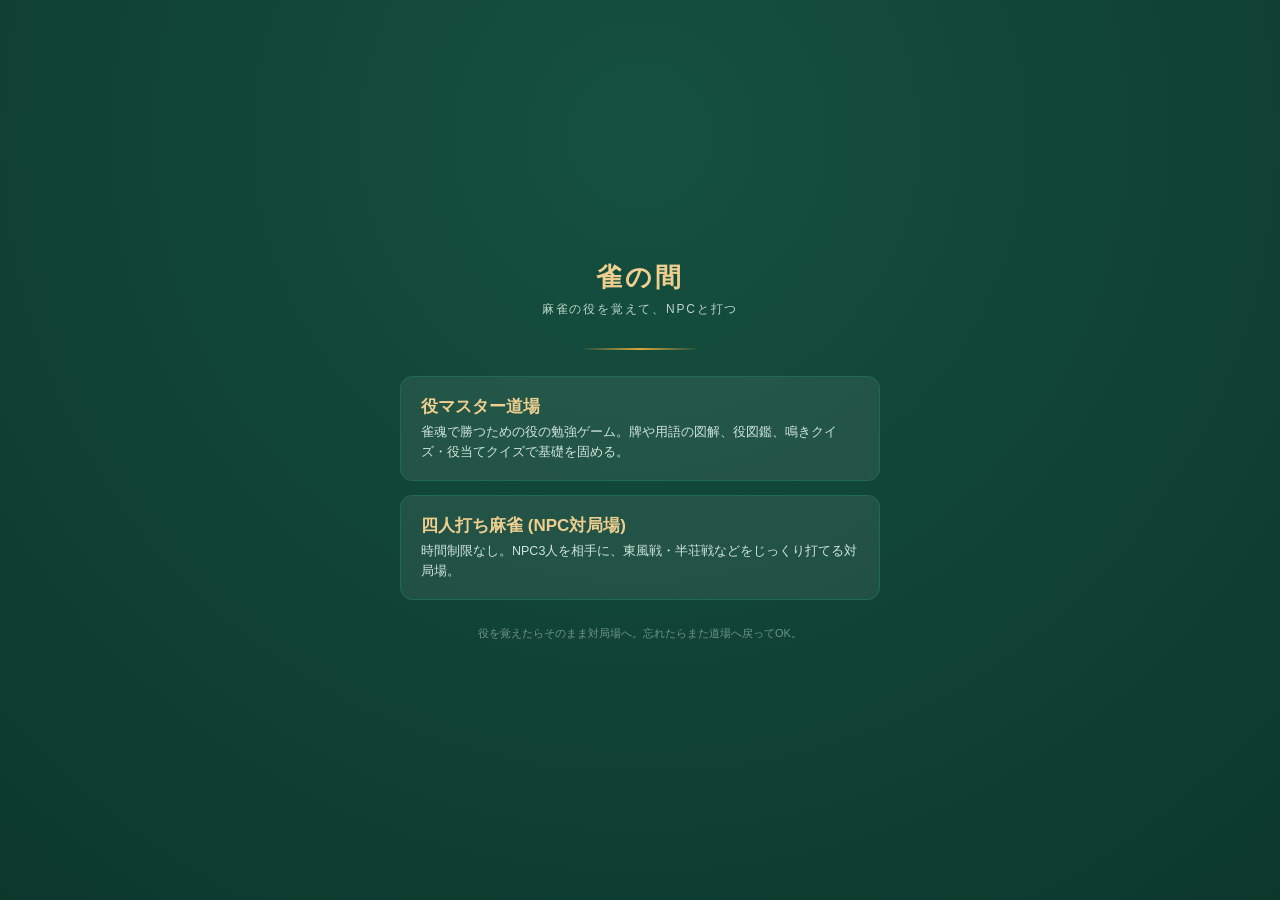
<file: index.html>
<!DOCTYPE html>
<html lang="ja">
<head>
<meta charset="UTF-8">
<meta name="viewport" content="width=device-width, initial-scale=1.0">
<title>雀の間 〜麻雀の役を覚えて、NPCと打つ〜</title>
<style>
:root{
  --felt:#155040; --felt-dark:#0c382c; --felt-line:#1e6a55;
  --ivory:#f8f3e6; --gold:#d9a441; --gold-soft:#eecf8f;
}
*{margin:0;padding:0;box-sizing:border-box}
body{
  background:radial-gradient(circle at 50% 15%, var(--felt) 0%, var(--felt-dark) 100%);
  min-height:100vh;color:var(--ivory);
  font-family:"Hiragino Kaku Gothic ProN","Hiragino Sans","Yu Gothic",Meiryo,sans-serif;
  display:flex;align-items:center;justify-content:center;padding:24px;
}
.serif{font-family:"Hiragino Mincho ProN","Yu Mincho","MS PMincho",serif}
.wrap{max-width:480px;width:100%;text-align:center}
h1{font-size:26px;letter-spacing:.12em;color:var(--gold-soft);margin-bottom:6px}
.sub{font-size:12px;color:#bcd6c9;letter-spacing:.15em;margin-bottom:30px}
.rule{width:120px;height:2px;background:linear-gradient(90deg,transparent,var(--gold),transparent);margin:0 auto 26px}
.cards{display:flex;flex-direction:column;gap:14px}
a.card{
  display:block;text-decoration:none;color:var(--ivory);text-align:left;
  background:rgba(255,255,255,.07);border:1px solid var(--felt-line);border-radius:12px;
  padding:18px 20px;transition:transform .12s,border-color .12s;
}
a.card:hover{border-color:var(--gold);transform:translateY(-2px)}
a.card b{font-size:17px;color:var(--gold-soft);display:block;margin-bottom:4px}
a.card p{font-size:12.5px;color:#cfe4da;line-height:1.6}
footer{margin-top:26px;font-size:11px;color:#6f9484}
</style>
</head>
<body>
<div class="wrap">
  <h1 class="serif">雀の間</h1>
  <div class="sub">麻雀の役を覚えて、NPCと打つ</div>
  <div class="rule"></div>
  <div class="cards">
    <a class="card" href="yaku-dojo.html">
      <b>役マスター道場</b>
      <p>雀魂で勝つための役の勉強ゲーム。牌や用語の図解、役図鑑、鳴きクイズ・役当てクイズで基礎を固める。</p>
    </a>
    <a class="card" href="mahjong/index.html">
      <b>四人打ち麻雀 (NPC対局場)</b>
      <p>時間制限なし。NPC3人を相手に、東風戦・半荘戦などをじっくり打てる対局場。</p>
    </a>
  </div>
  <footer>役を覚えたらそのまま対局場へ。忘れたらまた道場へ戻ってOK。</footer>
</div>
</body>
</html>
</file>
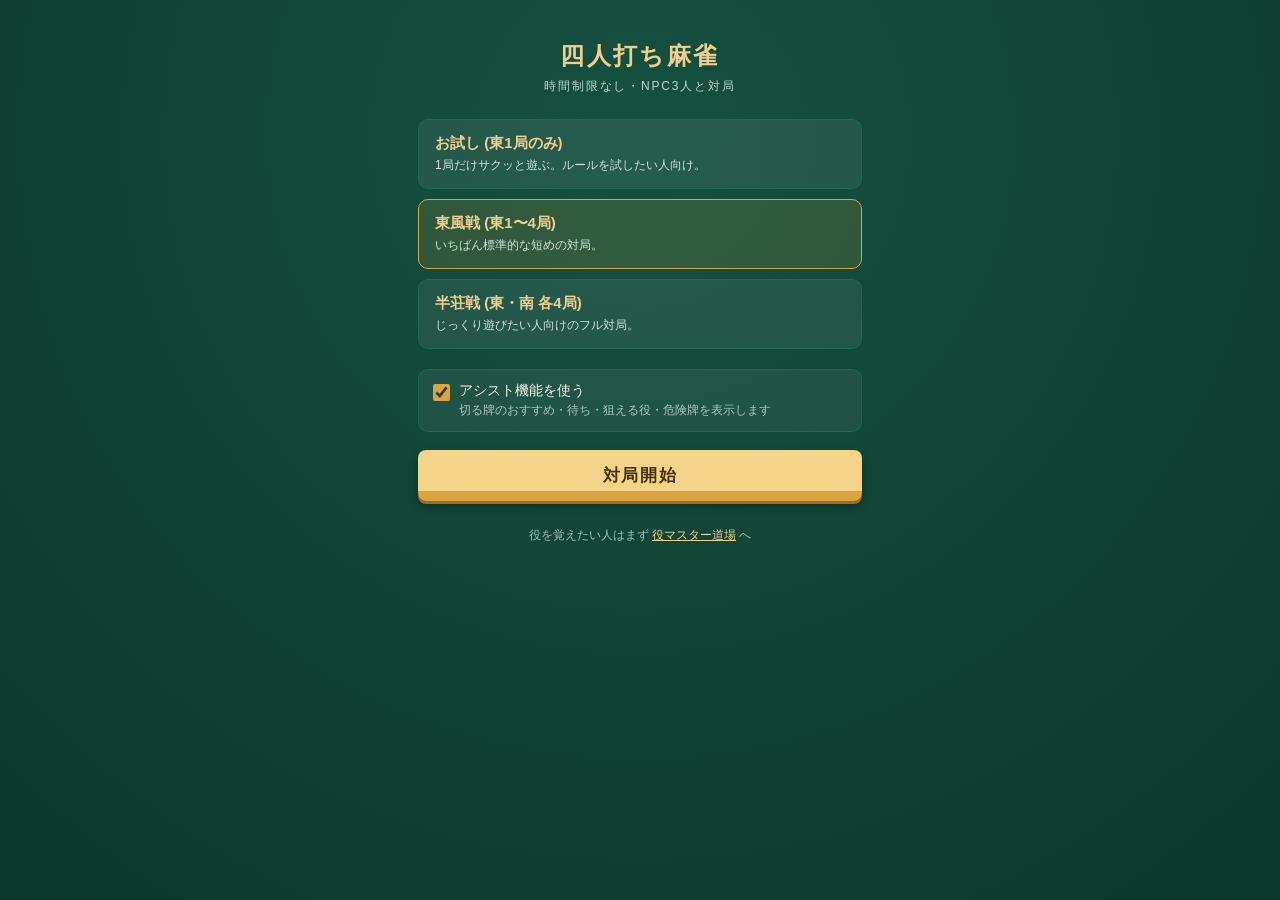
<file: mahjong/index.html>
<!DOCTYPE html>
<html lang="ja">
<head>
<meta charset="UTF-8">
<meta name="viewport" content="width=device-width, initial-scale=1.0, maximum-scale=1.0, user-scalable=no">
<title>四人打ち麻雀 〜NPC対局場〜</title>
<link rel="stylesheet" href="style.css">
</head>
<body>

<div id="start-screen">
  <h1 class="serif">四人打ち麻雀</h1>
  <div class="sub">時間制限なし・NPC3人と対局</div>

  <div class="mode-cards">
    <div class="mode-card" data-mode="east1">
      <b>お試し (東1局のみ)</b>
      <p>1局だけサクッと遊ぶ。ルールを試したい人向け。</p>
    </div>
    <div class="mode-card on" data-mode="tonpuu">
      <b>東風戦 (東1〜4局)</b>
      <p>いちばん標準的な短めの対局。</p>
    </div>
    <div class="mode-card" data-mode="hanchan">
      <b>半荘戦 (東・南 各4局)</b>
      <p>じっくり遊びたい人向けのフル対局。</p>
    </div>
  </div>

  <label class="assist-opt"><input type="checkbox" id="opt-assist" checked>
    <span>アシスト機能を使う<small>切る牌のおすすめ・待ち・狙える役・危険牌を表示します</small></span>
  </label>

  <button class="big-btn" id="btn-start">対局開始</button>
  <div class="linkline">役を覚えたい人はまず <a href="../yaku-dojo.html">役マスター道場</a> へ</div>
</div>

<div id="game-screen">
  <div class="topbar">
    <span class="mywind">自風 <b class="wind-big" id="my-wind">東</b><span id="my-dealer" class="dealer-mark"></span></span>
    <span class="tb-right">
      <button type="button" id="btn-sound" class="sound-toggle">🔊</button>
      <button type="button" id="btn-assist" class="assist-toggle">アシストON</button>
      <button type="button" id="btn-restart">やめる</button>
    </span>
  </div>

  <div class="table" id="table"></div>

  <div id="log-panel"></div>

  <div id="assist-panel"></div>

  <div class="bottom-area">
    <div class="bottom-hand-wrap" id="my-hand"></div>
    <div class="bottom-melds" id="my-melds"></div>
  </div>

  <div class="action-bar" id="action-bar"></div>
</div>

<div class="modal-overlay" id="modal-overlay"></div>

<script src="engine.js"></script>
<script src="game.js"></script>
<script src="tiles.js"></script>
<script src="assist.js"></script>
<script src="sound.js"></script>
<script src="fx.js"></script>
<script src="ui.js"></script>
</body>
</html>
</file>
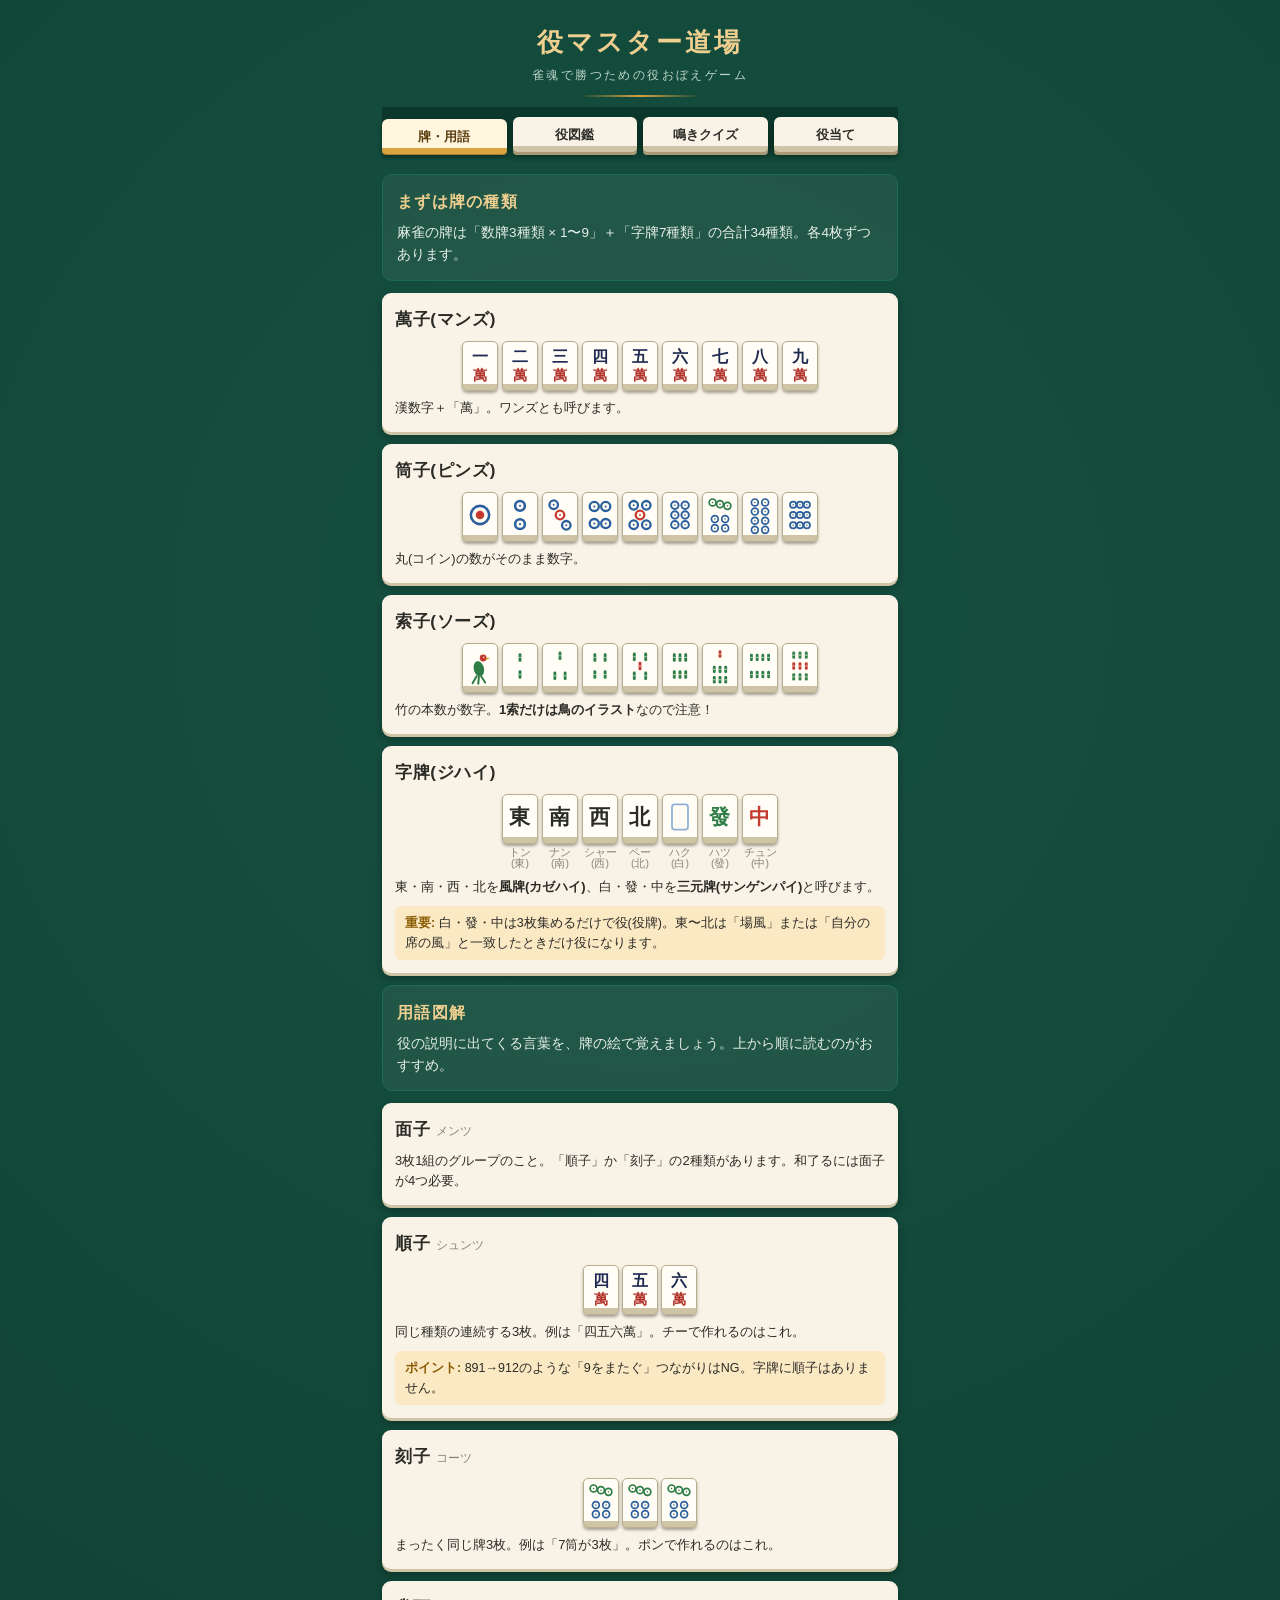
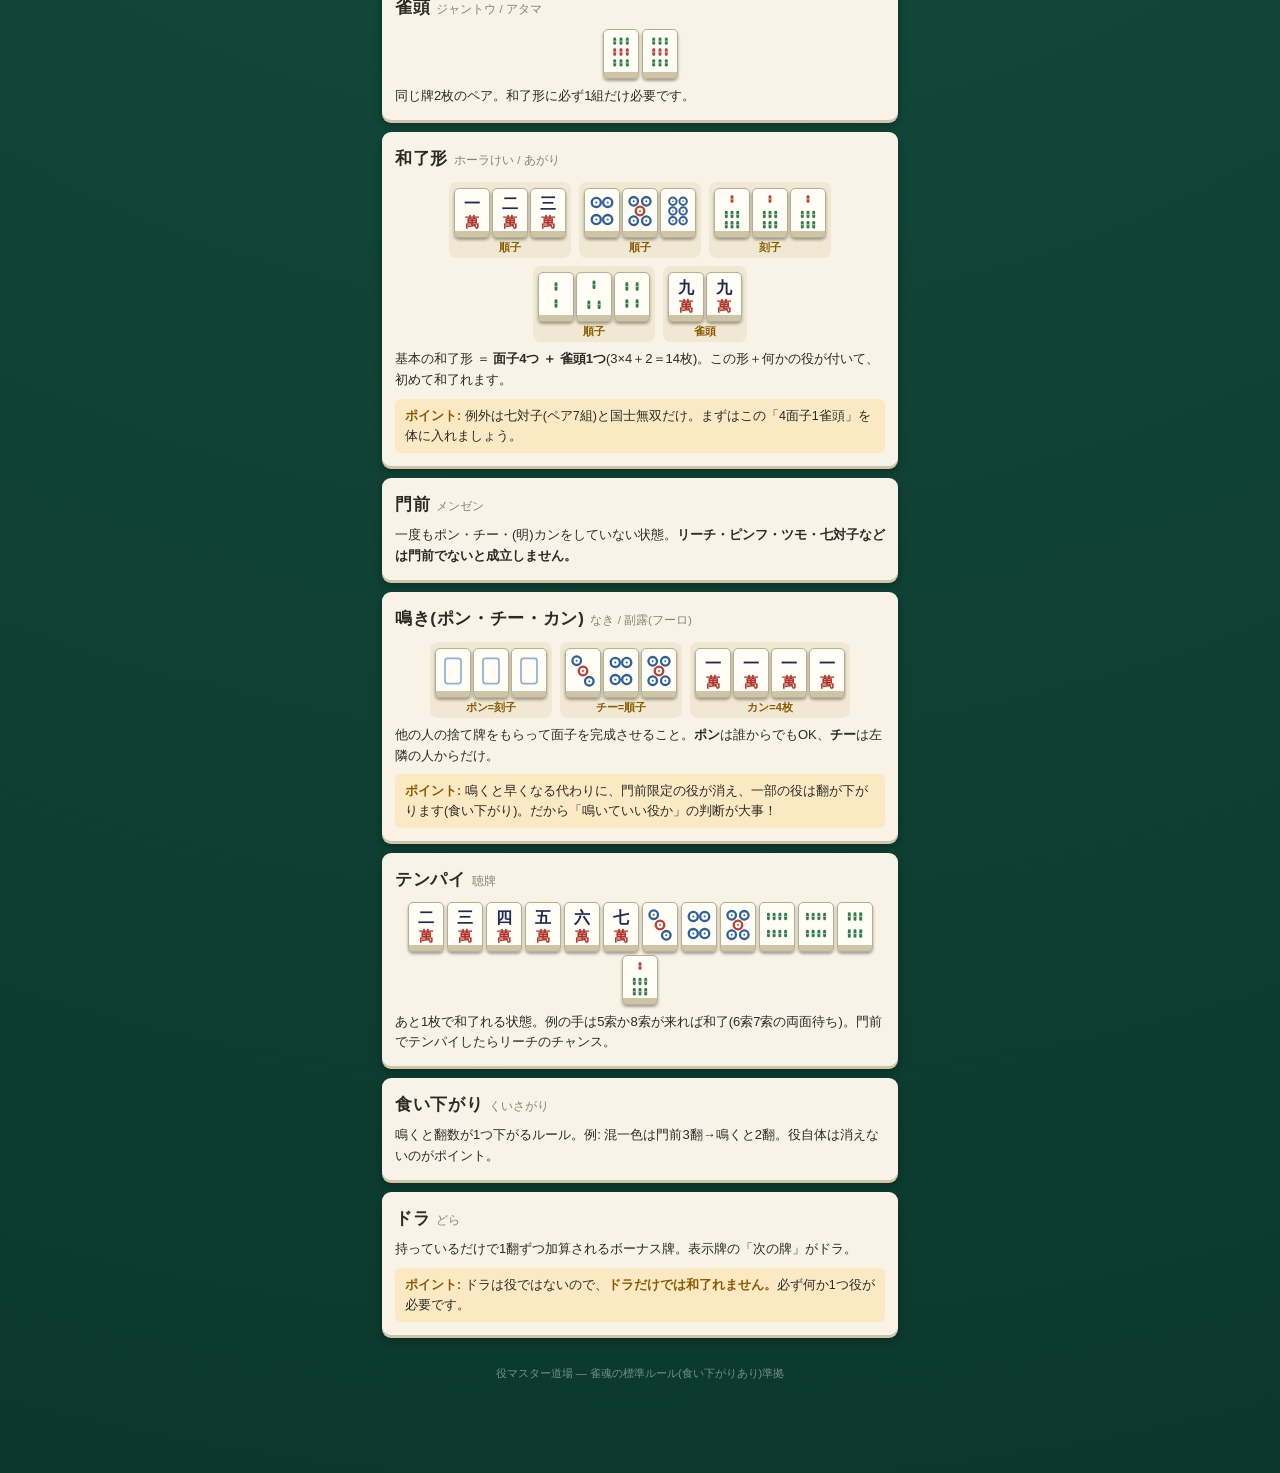
<file: yaku-dojo.html>
<!DOCTYPE html>
<html lang="ja">
<head>
<meta charset="UTF-8">
<meta name="viewport" content="width=device-width, initial-scale=1.0">
<title>役マスター道場 〜雀魂で勝つための役勉強ゲーム〜</title>
<style>
:root{
  --felt:#155040; --felt-dark:#0c382c; --felt-line:#1e6a55;
  --ivory:#f8f3e6; --ivory-dim:#e9e1cc; --tile-side:#cfc4a6;
  --ink:#2b2b26; --red:#c43a2f; --gold:#d9a441; --gold-soft:#eecf8f;
  --man:#b03028; --pin:#2b5f9e; --sou:#2e7d46; --gray:#8a8474;
}
*{margin:0;padding:0;box-sizing:border-box;-webkit-tap-highlight-color:transparent}
body{
  background:radial-gradient(circle at 50% 20%, var(--felt) 0%, var(--felt-dark) 100%);
  min-height:100vh;color:var(--ivory);
  font-family:"Hiragino Kaku Gothic ProN","Hiragino Sans","Yu Gothic",Meiryo,sans-serif;
  font-size:15px;line-height:1.6;
}
.serif{font-family:"Hiragino Mincho ProN","Yu Mincho","MS PMincho",serif}
.wrap{max-width:540px;margin:0 auto;padding:0 12px 90px}
header{text-align:center;padding:22px 0 10px}
header h1{font-size:26px;letter-spacing:.12em;color:var(--gold-soft);font-weight:700}
header .sub{font-size:12px;color:#bcd6c9;letter-spacing:.2em;margin-top:2px}
header .rule{width:120px;height:2px;background:linear-gradient(90deg,transparent,var(--gold),transparent);margin:10px auto 0}

/* タブ */
nav{position:sticky;top:0;z-index:20;display:flex;gap:6px;padding:10px 0;
  background:linear-gradient(180deg,var(--felt-dark) 70%,transparent)}
nav button{
  flex:1;border:0;cursor:pointer;padding:10px 1px 8px;border-radius:6px 6px 4px 4px;
  background:linear-gradient(180deg,var(--ivory) 82%,var(--tile-side) 82%);
  color:var(--ink);font-weight:700;font-size:12.5px;letter-spacing:0;
  box-shadow:0 3px 0 #a89a76,0 4px 6px rgba(0,0,0,.35);
  transition:transform .12s, box-shadow .12s;white-space:nowrap;
}
nav button.on{background:linear-gradient(180deg,#fff6dd 82%,var(--gold) 82%);
  box-shadow:0 1px 0 #a8802c,0 2px 4px rgba(0,0,0,.4);transform:translateY(2px);color:#5a3d10}
nav button:active{transform:translateY(2px)}
section{display:none}
section.on{display:block;animation:fade .25s ease}
@keyframes fade{from{opacity:0;transform:translateY(4px)}to{opacity:1;transform:none}}
@media (prefers-reduced-motion:reduce){*{animation:none!important;transition:none!important}}

/* 共通カード */
.panel{background:rgba(255,255,255,.06);border:1px solid var(--felt-line);
  border-radius:10px;padding:14px;margin:12px 0}
.panel h2{font-size:16px;color:var(--gold-soft);letter-spacing:.08em;margin-bottom:8px}
.panel p{font-size:13.5px;color:#e6efe9}
.hint{font-size:12px;color:#a9c8ba}

/* 牌 (SVG) */
.hand{display:flex;flex-wrap:wrap;gap:3px;justify-content:center;margin:10px 0}
.tile{
  width:36px;height:50px;border-radius:5px;flex:0 0 auto;padding:2px 2px 6px;
  background:linear-gradient(180deg,#fffdf5 88%,var(--tile-side) 88%);
  border:1px solid #b9ae8e;box-shadow:0 2px 3px rgba(0,0,0,.35);user-select:none;
}
.tile svg{width:100%;height:100%;display:block}
@media (max-width:400px){.tile{width:31px;height:44px}}
.tcol{display:flex;flex-direction:column;align-items:center;gap:3px}
.tcol .tlabel{font-size:10.5px;color:#cfe4da;line-height:1.1;text-align:center}
.trow{display:flex;flex-wrap:wrap;gap:4px;justify-content:center;margin:8px 0 2px}

/* 用語図解 */
.term-card{background:var(--ivory);color:var(--ink);border-radius:9px;margin:12px 0;
  box-shadow:0 3px 0 var(--tile-side),0 5px 8px rgba(0,0,0,.3);padding:13px}
.term-card .t-name{font-size:17px;font-weight:800;letter-spacing:.04em}
.term-card .t-read{font-size:11.5px;color:var(--gray);margin-left:6px}
.term-card p{font-size:13px;margin-top:7px}
.term-card .hand{margin:8px 0 2px}
.term-card .imp{background:#fbe9c4;border-radius:6px;padding:7px 10px;font-size:12.5px;margin-top:8px}
.term-card .imp b{color:#8a5a00}
.ghand{display:flex;flex-wrap:wrap;gap:8px;justify-content:center;margin:10px 0 2px}
.grp{display:flex;flex-direction:column;align-items:center;gap:4px;
  background:#f0e8d2;border-radius:8px;padding:6px 5px 5px}
.grp .tiles{display:flex;gap:2px}
.grp .glabel{font-size:11px;font-weight:700;color:#8a5a00;line-height:1}

/* バッジ */
.badge{display:inline-block;font-size:11px;font-weight:700;padding:2px 8px;border-radius:20px;letter-spacing:.05em}
.b-ok{background:#1c6b3f;color:#d8ffe6}
.b-down{background:#8a6414;color:#ffefc2}
.b-no{background:#8c2f27;color:#ffd9d4}
.b-han{background:#3a3a33;color:var(--gold-soft)}

/* ===== 図鑑 ===== */
.starter{border-color:var(--gold)}
.starter li{font-size:13.5px;margin:6px 0 0 1.2em}
.filters{display:flex;gap:6px;flex-wrap:wrap;margin:12px 0 4px}
.filters button{border:1px solid var(--felt-line);background:transparent;color:#cfe4da;
  border-radius:20px;padding:5px 12px;font-size:12.5px;cursor:pointer}
.filters button.on{background:var(--gold);border-color:var(--gold);color:#4a3208;font-weight:700}
.yaku-card{background:var(--ivory);color:var(--ink);border-radius:9px;margin:10px 0;
  box-shadow:0 3px 0 var(--tile-side),0 5px 8px rgba(0,0,0,.3);overflow:hidden;cursor:pointer}
.yaku-head{display:flex;align-items:center;gap:8px;padding:11px 13px}
.yaku-head .name{font-size:16.5px;font-weight:800;letter-spacing:.04em}
.yaku-head .read{font-size:11px;color:var(--gray)}
.yaku-head .spacer{flex:1}
.yaku-body{display:none;padding:0 13px 13px;border-top:1px dashed #d5cbae}
.yaku-card.open .yaku-body{display:block}
.yaku-body p{font-size:13px;margin-top:9px}
.yaku-body .hand{margin:8px 0 0}
.yaku-body .exlabel{font-size:11px;color:var(--gray);text-align:center;margin-top:8px}
.yaku-body .tip{background:#f0e8d2;border-radius:6px;padding:8px 10px;font-size:12.5px;margin-top:9px}
.yaku-body .tip b{color:#8a5a00}
.cat-title{margin:20px 0 4px;color:var(--gold-soft);font-size:15px;letter-spacing:.15em;
  display:flex;align-items:center;gap:10px}
.cat-title::before,.cat-title::after{content:"";flex:1;height:1px;background:var(--felt-line)}

/* ===== クイズ共通 ===== */
.q-top{display:flex;justify-content:space-between;align-items:center;margin:14px 0 6px}
.q-num{font-size:13px;color:#a9c8ba}
.q-score{font-size:14px;color:var(--gold-soft);font-weight:700}
.q-name{text-align:center;font-size:30px;font-weight:800;letter-spacing:.1em;color:#fff;
  margin:14px 0 2px;text-shadow:0 2px 6px rgba(0,0,0,.4)}
.q-caption{text-align:center;font-size:12.5px;color:#cfe4da;margin-bottom:4px}
.q-question{text-align:center;font-size:15px;color:#fff;margin:12px 0}
.choices{display:flex;flex-direction:column;gap:9px;margin-top:10px}
.choices button{
  border:0;cursor:pointer;border-radius:7px;padding:13px 12px;font-size:15px;font-weight:700;
  background:linear-gradient(180deg,var(--ivory) 85%,var(--tile-side) 85%);color:var(--ink);
  box-shadow:0 3px 0 #a89a76,0 4px 6px rgba(0,0,0,.3);text-align:center;letter-spacing:.03em;
}
.choices button:active{transform:translateY(2px);box-shadow:0 1px 0 #a89a76}
.choices button:disabled{cursor:default;opacity:.92}
.choices button.correct{background:linear-gradient(180deg,#e2f7e6 85%,#7fc492 85%);box-shadow:0 3px 0 #4f8f63}
.choices button.wrong{background:linear-gradient(180deg,#f9dfdb 85%,#d99089 85%);box-shadow:0 3px 0 #a05a52}
.choices button.dim{opacity:.45}
.judge{text-align:center;font-size:22px;font-weight:800;margin:12px 0 4px;min-height:30px}
.judge.ok{color:#8fe6ae}.judge.ng{color:#ff9d92}
.explain{background:rgba(255,255,255,.08);border-left:3px solid var(--gold);
  border-radius:0 8px 8px 0;padding:10px 12px;font-size:13.5px;margin:8px 0;display:none}
.explain.on{display:block}
.next-btn,.start-btn{
  display:block;margin:16px auto 0;border:0;cursor:pointer;border-radius:8px;
  padding:12px 34px;font-size:16px;font-weight:800;letter-spacing:.1em;
  background:linear-gradient(180deg,#f3d488 80%,var(--gold) 80%);color:#4a3208;
  box-shadow:0 3px 0 #9a6f1e,0 5px 8px rgba(0,0,0,.35);
}
.next-btn:active,.start-btn:active{transform:translateY(2px)}
.result{text-align:center;padding:24px 0}
.result .rank{font-size:44px;font-weight:800;color:var(--gold-soft);margin:6px 0}
.result .msg{font-size:14px;color:#e6efe9;margin-top:6px}
.legend{display:flex;gap:6px;flex-wrap:wrap;justify-content:center;margin:8px 0 2px}
footer{text-align:center;font-size:11px;color:#6f9484;margin-top:30px}
</style>
</head>
<body>
<div class="wrap">
<header>
  <h1 class="serif">役マスター道場</h1>
  <div class="sub">雀魂で勝つための役おぼえゲーム</div>
  <div class="rule"></div>
</header>

<nav>
  <button class="on" data-tab="guide">牌・用語</button>
  <button data-tab="zukan">役図鑑</button>
  <button data-tab="naki">鳴きクイズ</button>
  <button data-tab="atete">役当て</button>
</nav>

<!-- ============ 牌・用語図解 ============ -->
<section id="guide" class="on">
  <div class="panel">
    <h2>まずは牌の種類</h2>
    <p>麻雀の牌は「数牌3種類 × 1〜9」＋「字牌7種類」の合計34種類。各4枚ずつあります。</p>
  </div>
  <div id="tile-guide"></div>
  <div class="panel">
    <h2>用語図解</h2>
    <p>役の説明に出てくる言葉を、牌の絵で覚えましょう。上から順に読むのがおすすめ。</p>
  </div>
  <div id="term-guide"></div>
</section>

<!-- ============ 図鑑 ============ -->
<section id="zukan">
  <div class="panel starter">
    <h2>まずこの3役だけ覚えれば和了れる</h2>
    <ul>
      <li><b>リーチ</b> … 鳴かずにテンパイしたら宣言するだけ。考えなくていい最強の役。</li>
      <li><b>タンヤオ</b> … 1・9・字牌を使わない。<b>鳴いてもOK</b>なので初心者の鳴き先はほぼコレ。</li>
      <li><b>役牌</b> … 白・發・中(＋場風・自風)を3枚集めるだけ。<b>ポンしてOK</b>。</li>
    </ul>
    <p class="hint" style="margin-top:8px">カードをタップすると説明と牌姿の例が開きます。</p>
  </div>

  <div class="legend">
    <span class="badge b-ok">鳴いてOK</span>
    <span class="badge b-down">鳴くと翻が下がる</span>
    <span class="badge b-no">門前限定</span>
  </div>
  <div class="filters" id="filters">
    <button class="on" data-f="all">すべて</button>
    <button data-f="ok">鳴いてOK</button>
    <button data-f="down">鳴くと下がる</button>
    <button data-f="no">門前限定</button>
    <button data-f="yakuman">役満</button>
  </div>
  <div id="zukan-list"></div>
</section>

<!-- ============ 鳴きクイズ ============ -->
<section id="naki">
  <div class="panel">
    <h2>この役、鳴いてもいい？</h2>
    <p>役の名前を見て「鳴いてOK」「鳴くと1翻下がる」「門前限定(鳴いたら消える)」の3択で答えます。全10問。</p>
  </div>
  <div id="naki-game"></div>
</section>

<!-- ============ 役当てクイズ ============ -->
<section id="atete">
  <div class="panel">
    <h2>この手、なんの役？</h2>
    <p>和了形の牌姿を見て役名を当てます。全10問。分からない牌があったら「牌・用語」タブで確認！</p>
  </div>
  <div id="atete-game"></div>
</section>

<footer>役マスター道場 — 雀魂の標準ルール(食い下がりあり)準拠</footer>
</div>

<script>
/* ============================================================
   牌のSVGレンダリング
============================================================ */
const KANJI = ["","一","二","三","四","五","六","七","八","九"];
const HONOR = {1:"東",2:"南",3:"西",4:"北",5:"白",6:"發",7:"中"};
const SERIF = '"Hiragino Mincho ProN","Yu Mincho",serif';

function pinDot(x,y,r,color){
  return `<circle cx="${x}" cy="${y}" r="${r}" fill="none" stroke="${color}" stroke-width="${Math.max(5,Math.round(r*0.5))}"/>`
       + `<circle cx="${x}" cy="${y}" r="${Math.max(2.5,r*0.22)}" fill="${color}"/>`;
}
const PIN_POS={
 1:[[50,70]],
 2:[[50,38],[50,102]],
 3:[[28,34],[50,70],[72,106]],
 4:[[30,40],[70,40],[30,100],[70,100]],
 5:[[28,36],[72,36],[50,70],[28,104],[72,104]],
 6:[[32,36],[68,36],[32,70],[68,70],[32,104],[68,104]],
 7:[[24,26],[50,32],[76,38],[32,84],[68,84],[32,116],[68,116]],
 8:[[32,26],[68,26],[32,58],[68,58],[32,90],[68,90],[32,122],[68,122]],
 9:[[26,34],[50,34],[74,34],[26,70],[50,70],[74,70],[26,106],[50,106],[74,106]]
};
const PIN_R={1:30,2:17,3:15,4:16,5:15,6:13,7:12,8:12,9:11};
function pinSVG(n){
  if(n===1){
    return `<circle cx="50" cy="70" r="32" fill="none" stroke="#2b5f9e" stroke-width="9"/>`
         + `<circle cx="50" cy="70" r="15" fill="#c43a2f"/>`;
  }
  const r=PIN_R[n];
  return PIN_POS[n].map((p,i)=>{
    let c="#2b5f9e";
    if(n===5 && i===2) c="#c43a2f";                 /* 5筒の中央は赤 */
    if(n===3 && i===1) c="#c43a2f";
    if(n===7 && i<3)   c="#2e7d46";                 /* 7筒の斜め列 */
    return pinDot(p[0],p[1],r,c);
  }).join("");
}

function stick(x,y,h,color){
  const w=10;
  return `<rect x="${x-w/2}" y="${y-h/2}" width="${w}" height="${h}" rx="4.5" fill="${color}"/>`
       + `<rect x="${x-w/2}" y="${y-2}" width="${w}" height="4" fill="rgba(255,255,255,.55)"/>`;
}
const SOU_POS={
 2:[[50,40],[50,100]],
 3:[[50,34],[32,104],[68,104]],
 4:[[32,40],[68,40],[32,100],[68,100]],
 5:[[30,38],[70,38],[50,70],[30,104],[70,104]],
 6:[[30,40],[50,40],[70,40],[30,100],[50,100],[70,100]],
 7:[[50,28],[30,82],[50,82],[70,82],[30,118],[50,118],[70,118]],
 8:[[20,40],[40,40],[60,40],[80,40],[20,100],[40,100],[60,100],[80,100]],
 9:[[28,32],[50,32],[72,32],[28,70],[50,70],[72,70],[28,108],[50,108],[72,108]]
};
function souSVG(n){
  if(n===1){ /* 一索は鳥 */
    return `<path d="M38 106 L24 130 M46 108 L44 132 M54 106 L68 128" stroke="#2e7d46" stroke-width="7" fill="none" stroke-linecap="round"/>`
         + `<ellipse cx="46" cy="80" rx="18" ry="27" fill="#2e7d46" transform="rotate(-14 46 80)"/>`
         + `<circle cx="61" cy="42" r="12" fill="#c43a2f"/>`
         + `<polygon points="71,39 86,44 71,49" fill="#d9a441"/>`
         + `<circle cx="63" cy="39" r="2.6" fill="#fff"/>`;
  }
  const h=n>=7?26:30;
  return SOU_POS[n].map((p,i)=>{
    let c="#2e7d46";
    if(n===5 && i===2) c="#c43a2f";
    if(n===7 && i===0) c="#c43a2f";
    if(n===9 && i>=3 && i<=5) c="#c43a2f";
    return stick(p[0],p[1],h,c);
  }).join("");
}

function manSVG(n){
  return `<text x="50" y="62" font-size="56" font-weight="700" text-anchor="middle" fill="#1f2a52" font-family='${SERIF}'>${KANJI[n]}</text>`
       + `<text x="50" y="126" font-size="50" font-weight="700" text-anchor="middle" fill="#b03028" font-family='${SERIF}'>萬</text>`;
}
function honorSVG(n){
  if(n===5){ /* 白 */
    return `<rect x="22" y="26" width="56" height="88" rx="9" fill="none" stroke="#8fb0d3" stroke-width="6"/>`;
  }
  const color = n===7 ? "#c43a2f" : n===6 ? "#2e7d46" : "#2b2b26";
  return `<text x="50" y="94" font-size="72" font-weight="700" text-anchor="middle" fill="${color}" font-family='${SERIF}'>${HONOR[n]}</text>`;
}
function tileHTML(t){
  const inner = t.s==="m" ? manSVG(t.n) : t.s==="p" ? pinSVG(t.n) : t.s==="s" ? souSVG(t.n) : honorSVG(t.n);
  return `<div class="tile"><svg viewBox="0 0 100 140" role="img">${inner}</svg></div>`;
}
function parseHand(str){
  const tiles=[]; const re=/(\d+)([mpsz])/g; let m;
  while((m=re.exec(str))!==null){ for(const ch of m[1]) tiles.push({n:+ch, s:m[2]}); }
  return tiles;
}
function handHTML(str){ return `<div class="hand">${parseHand(str).map(tileHTML).join("")}</div>`; }
function tilesRaw(str){ return parseHand(str).map(tileHTML).join(""); }

/* ============================================================
   牌ガイド
============================================================ */
(function(){
  const g=document.getElementById("tile-guide");
  const HONOR_READ=["トン<br>(東)","ナン<br>(南)","シャー<br>(西)","ペー<br>(北)","ハク<br>(白)","ハツ<br>(發)","チュン<br>(中)"];
  let html="";
  const suits=[
    ["m","萬子(マンズ)","漢数字＋「萬」。ワンズとも呼びます。"],
    ["p","筒子(ピンズ)","丸(コイン)の数がそのまま数字。"],
    ["s","索子(ソーズ)","竹の本数が数字。<b>1索だけは鳥のイラスト</b>なので注意！"]
  ];
  suits.forEach(([s,name,desc])=>{
    html+=`<div class="term-card">
      <span class="t-name">${name}</span>
      <div class="trow">${[1,2,3,4,5,6,7,8,9].map(n=>tileHTML({n,s})).join("")}</div>
      <p>${desc}</p>
    </div>`;
  });
  html+=`<div class="term-card">
    <span class="t-name">字牌(ジハイ)</span>
    <div class="trow">${[1,2,3,4,5,6,7].map((n,i)=>`<div class="tcol">${tileHTML({n,s:"z"})}<span class="tlabel" style="color:#8a8474">${HONOR_READ[i]}</span></div>`).join("")}</div>
    <p>東・南・西・北を<b>風牌(カゼハイ)</b>、白・發・中を<b>三元牌(サンゲンパイ)</b>と呼びます。</p>
    <div class="imp"><b>重要:</b> 白・發・中は3枚集めるだけで役(役牌)。東〜北は「場風」または「自分の席の風」と一致したときだけ役になります。</div>
  </div>`;
  g.innerHTML=html;
})();

/* ============================================================
   用語図解
============================================================ */
const TERMS=[
 {n:"面子", r:"メンツ", d:"3枚1組のグループのこと。「順子」か「刻子」の2種類があります。和了るには面子が4つ必要。"},
 {n:"順子", r:"シュンツ", ex:"456m", d:"同じ種類の連続する3枚。例は「四五六萬」。チーで作れるのはこれ。",
  imp:"891→912のような「9をまたぐ」つながりはNG。字牌に順子はありません。"},
 {n:"刻子", r:"コーツ", ex:"777p", d:"まったく同じ牌3枚。例は「7筒が3枚」。ポンで作れるのはこれ。"},
 {n:"雀頭", r:"ジャントウ / アタマ", ex:"99s", d:"同じ牌2枚のペア。和了形に必ず1組だけ必要です。"},
 {n:"和了形", r:"ホーラけい / あがり",
  groups:[["123m","順子"],["456p","順子"],["777s","刻子"],["234s","順子"],["99m","雀頭"]],
  d:"基本の和了形 ＝ <b>面子4つ ＋ 雀頭1つ</b>(3×4＋2＝14枚)。この形＋何かの役が付いて、初めて和了れます。",
  imp:"例外は七対子(ペア7組)と国士無双だけ。まずはこの「4面子1雀頭」を体に入れましょう。"},
 {n:"門前", r:"メンゼン", d:"一度もポン・チー・(明)カンをしていない状態。<b>リーチ・ピンフ・ツモ・七対子などは門前でないと成立しません。</b>"},
 {n:"鳴き(ポン・チー・カン)", r:"なき / 副露(フーロ)",
  groups:[["555z","ポン=刻子"],["345p","チー=順子"],["1111m","カン=4枚"]],
  d:"他の人の捨て牌をもらって面子を完成させること。<b>ポン</b>は誰からでもOK、<b>チー</b>は左隣の人からだけ。",
  imp:"鳴くと早くなる代わりに、門前限定の役が消え、一部の役は翻が下がります(食い下がり)。だから「鳴いていい役か」の判断が大事！"},
 {n:"テンパイ", r:"聴牌", ex:"234m567m345p88s6s7s",
  d:"あと1枚で和了れる状態。例の手は5索か8索が来れば和了(6索7索の両面待ち)。門前でテンパイしたらリーチのチャンス。"},
 {n:"食い下がり", r:"くいさがり", d:"鳴くと翻数が1つ下がるルール。例: 混一色は門前3翻→鳴くと2翻。役自体は消えないのがポイント。"},
 {n:"ドラ", r:"どら", d:"持っているだけで1翻ずつ加算されるボーナス牌。表示牌の「次の牌」がドラ。",
  imp:"ドラは役ではないので、<b>ドラだけでは和了れません。</b>必ず何か1つ役が必要です。"},
];
(function(){
  const g=document.getElementById("term-guide");
  g.innerHTML=TERMS.map(t=>{
    let vis="";
    if(t.ex) vis=`<div class="hand">${tilesRaw(t.ex)}</div>`;
    if(t.groups) vis=`<div class="ghand">${t.groups.map(([h,l])=>`<div class="grp"><div class="tiles">${tilesRaw(h)}</div><span class="glabel">${l}</span></div>`).join("")}</div>`;
    return `<div class="term-card">
      <span class="t-name">${t.n}</span><span class="t-read">${t.r}</span>
      ${vis}
      <p>${t.d}</p>
      ${t.imp?`<div class="imp"><b>ポイント:</b> ${t.imp}</div>`:""}
    </div>`;
  }).join("");
})();

/* ============================================================
   役データベース (naki: ok=鳴いてOK / down=食い下がり / no=門前限定)
   ex: 牌姿の例
============================================================ */
const YAKU = [
// --- 1翻 ---
{cat:"1翻", name:"リーチ", read:"りーち", han:"1翻", naki:"no",
 desc:"鳴かずにテンパイしたら1000点払って宣言。裏ドラのチャンスも付く。",
 tip:"迷ったら即リーチでOK。初心者の和了の半分はこれ。"},
{cat:"1翻", name:"門前清自摸和(ツモ)", read:"めんぜんつも", han:"1翻", naki:"no",
 desc:"鳴かずに自分でツモって和了。それだけで1翻。",
 tip:"リーチ＋ツモで自動的に2翻。"},
{cat:"1翻", name:"平和(ピンフ)", read:"ぴんふ", han:"1翻", naki:"no",
 ex:"123m456m234p678s99s", exl:"全部順子・雀頭は数牌・両面待ち",
 desc:"順子4つ＋役牌以外の雀頭＋両面待ち。刻子(同じ牌3枚)が1つでもあるとダメ。",
 tip:"条件が多く最初は難しい。「全部順子で両面待ちならピンフかも」程度でOK。"},
{cat:"1翻", name:"断幺九(タンヤオ)", read:"たんやおちゅー", han:"1翻", naki:"ok",
 ex:"234m555m345p678s88s", exl:"1・9・字牌がどこにもない",
 desc:"1・9・字牌を1枚も使わない。2〜8の数牌だけで作る。",
 tip:"鳴いてもOKな超重要役。ポン・チーするならまずタンヤオを目指す。"},
{cat:"1翻", name:"役牌(白・發・中/風牌)", read:"やくはい", han:"1翻", naki:"ok",
 ex:"555z234m567p456s99m", exl:"白の刻子だけで役が付く",
 desc:"白・發・中、または場風牌・自風牌を3枚揃える。",
 tip:"2枚持ってたら即ポンでOK。鳴いて一番安全に役が付く。"},
{cat:"1翻", name:"一盃口(イーペーコー)", read:"いーぺーこー", han:"1翻", naki:"no",
 ex:"223344m567p678s88p", exl:"234萬＋234萬の同じ順子2組",
 desc:"まったく同じ順子を2組作る(例: 223344は234+234)。",
 tip:"鳴いたら消えるので注意。狙うというより「気づいたら付いてる」役。"},
{cat:"1翻", name:"一発", read:"いっぱつ", han:"1翻", naki:"no",
 desc:"リーチ後、1巡以内(鳴きなし)に和了すると付くおまけ。",
 tip:"狙うものではなく運。リーチのご褒美。"},
{cat:"1翻", name:"嶺上開花・海底・河底・搶槓", read:"ぐうぜんやく", han:"各1翻", naki:"ok",
 desc:"カン後のツモ和了、最後の1枚での和了など、状況で付く偶然役。",
 tip:"覚えなくても勝敗にほぼ影響なし。後回しでOK。"},
// --- 2翻 ---
{cat:"2翻", name:"ダブルリーチ", read:"だぶるりーち", han:"2翻", naki:"no",
 desc:"配牌からいきなりテンパイして最初の捨て牌でリーチ。",
 tip:"来たらラッキー。普通のリーチ＋1翻。"},
{cat:"2翻", name:"七対子(チートイツ)", read:"ちーといつ", han:"2翻", naki:"no",
 ex:"1133m5577p99s2255z", exl:"同じ牌のペア×7組",
 desc:"同じ牌2枚のペアを7組作る特殊形。",
 tip:"手がバラバラでペアだらけのときの逃げ道。鳴いたら絶対に作れない。"},
{cat:"2翻", name:"対々和(トイトイ)", read:"といといほー", han:"2翻", naki:"ok",
 ex:"222m555p777s111z99m", exl:"面子4つが全部刻子",
 desc:"4つの面子を全部刻子(同じ牌3枚)にする。",
 tip:"ポンを重ねて作る役。鳴いても2翻のままで強い。"},
{cat:"2翻", name:"三暗刻", read:"さんあんこー", han:"2翻", naki:"ok",
 desc:"鳴かずに作った刻子(暗刻)が3組ある。",
 tip:"役自体は鳴いても消えないが、鳴いた刻子はカウントされない点に注意。"},
{cat:"2翻", name:"三色同順(サンショク)", read:"さんしょくどうじゅん", han:"2翻→鳴くと1翻", naki:"down",
 ex:"234m234p234s678m99s", exl:"萬・筒・索に同じ「234」",
 desc:"萬・筒・索で同じ数字の順子を作る。",
 tip:"見えたら狙う価値あり。鳴いても1翻残る。"},
{cat:"2翻", name:"一気通貫(イッツー)", read:"いっきつうかん", han:"2翻→鳴くと1翻", naki:"down",
 ex:"123m456m789m345p77s", exl:"萬子で123・456・789",
 desc:"同じ色で123・456・789を全部作る。",
 tip:"同じ色が9種類近く揃ってきたら意識する。"},
{cat:"2翻", name:"混全帯幺九(チャンタ)", read:"ちゃんた", han:"2翻→鳴くと1翻", naki:"down",
 ex:"123m789p111s999s11z", exl:"どの面子にも1・9・字牌が入っている",
 desc:"すべての面子と雀頭に1・9・字牌を含める。",
 tip:"配牌が端っこと字牌だらけのときに。"},
{cat:"2翻", name:"混老頭・小三元・三色同刻・三槓子", read:"れあやく", han:"各2翻", naki:"ok",
 desc:"1・9・字牌のみ(混老頭)、白發中のうち2刻子＋1雀頭(小三元)など。いずれも鳴いてOK。",
 tip:"出現率低め。「鳴いても消えない2翻組」とだけ覚えれば十分。"},
// --- 3翻以上 ---
{cat:"3翻以上", name:"二盃口(リャンペーコー)", read:"りゃんぺーこー", han:"3翻", naki:"no",
 ex:"223344m556677p88s", exl:"一盃口×2組",
 desc:"一盃口を2組。七対子とは複合しない。",
 tip:"門前限定。かなりレア。"},
{cat:"3翻以上", name:"純全帯幺九(ジュンチャン)", read:"じゅんちゃん", han:"3翻→鳴くと2翻", naki:"down",
 ex:"123m789m123p789s99p", exl:"チャンタの字牌なし版",
 desc:"すべての面子・雀頭に1か9を含める(字牌は使わない)。",
 tip:"チャンタより高いが難しい。"},
{cat:"3翻以上", name:"混一色(ホンイツ)", read:"ほんいつ", han:"3翻→鳴くと2翻", naki:"down",
 ex:"123m456m888m111z66z", exl:"萬子＋字牌だけ",
 desc:"1色の数牌＋字牌だけで作る。",
 tip:"鳴いても2翻＋役牌が絡みやすく高打点。初心者が覚える「鳴いて高い役」の代表。"},
{cat:"3翻以上", name:"清一色(チンイツ)", read:"ちんいつ", han:"6翻→鳴くと5翻", naki:"down",
 ex:"123m345m678m999m55m", exl:"萬子オンリー",
 desc:"1色の数牌だけで作る。役満以外では最高クラス。",
 tip:"鳴いても5翻＝跳満級。1色に極端に寄ったら狙う。"},
// --- 役満 ---
{cat:"役満", name:"国士無双", read:"こくしむそう", han:"役満", naki:"no",
 ex:"19m19p19s1234567z1m", exl:"1・9・字牌を全種類＋どれか1枚",
 desc:"1・9・字牌を全13種＋どれか1枚。",
 tip:"配牌で1・9・字牌が9種類以上あれば挑戦してよし。"},
{cat:"役満", name:"四暗刻", read:"すーあんこー", han:"役満", naki:"no",
 ex:"111m333p555s777s99m", exl:"鳴かずに刻子4組",
 desc:"暗刻を4組。ポンしたら消えるので鳴き厳禁。",
 tip:"トイトイと親戚。鳴くとトイトイ止まりになる。"},
{cat:"役満", name:"大三元", read:"だいさんげん", han:"役満", naki:"ok",
 ex:"555z666z777z234m88s", exl:"白・發・中がすべて刻子",
 desc:"白・發・中をすべて刻子にする。鳴いてもOK。",
 tip:"2組目をポンした人がいたら3種目の三元牌は絶対に切らないこと(放銃したら大惨事)。"},
{cat:"役満", name:"字一色・清老頭・緑一色・九蓮宝燈など", read:"そのたやくまん", han:"役満", naki:"ok",
 desc:"字牌のみ、1・9のみ、緑の牌のみ…など。一生に数回レベル。",
 tip:"「そういうのがある」とだけ知っておけばOK。"},
];

/* 鳴きクイズ用プール */
const NAKI_POOL = [
 {n:"リーチ", a:"no", e:"リーチは門前(鳴きなし)が絶対条件。1回でも鳴いたらリーチできません。"},
 {n:"タンヤオ", a:"ok", e:"タンヤオは鳴いても1翻のまま。鳴き仕掛けの基本役です。"},
 {n:"役牌(白・發・中)", a:"ok", e:"役牌はポンしてOK。鳴きで役を確定させる代表格。"},
 {n:"平和(ピンフ)", a:"no", e:"ピンフは門前限定。鳴いた時点で消えます。"},
 {n:"ツモ(門前清自摸和)", a:"no", e:"名前の通り「門前」の役。鳴いたらツモ和了しても付きません。"},
 {n:"一盃口", a:"no", e:"一盃口は門前限定。同じ順子2組ができていても鳴いていたら無効。"},
 {n:"七対子", a:"no", e:"ペア7組の特殊形なので、そもそも鳴くと形が作れません。"},
 {n:"対々和(トイトイ)", a:"ok", e:"トイトイはポンで作る役。鳴いても2翻のままです。"},
 {n:"三色同順", a:"down", e:"三色は鳴くと2翻→1翻に下がります(食い下がり)。それでも役は残る。"},
 {n:"一気通貫", a:"down", e:"イッツーも食い下がり。鳴くと2翻→1翻。"},
 {n:"チャンタ", a:"down", e:"チャンタは鳴くと2翻→1翻。鳴いて作ることも多い役です。"},
 {n:"純チャン", a:"down", e:"ジュンチャンは鳴くと3翻→2翻に下がります。"},
 {n:"混一色(ホンイツ)", a:"down", e:"ホンイツは鳴くと3翻→2翻。それでも十分高く、鳴いて狙う定番。"},
 {n:"清一色(チンイツ)", a:"down", e:"チンイツは鳴くと6翻→5翻。鳴いても跳満級の破壊力。"},
 {n:"二盃口", a:"no", e:"一盃口と同じく門前限定です。"},
 {n:"混老頭", a:"ok", e:"1・9・字牌のみの手。鳴いても2翻のままです。"},
 {n:"小三元", a:"ok", e:"三元牌がらみの役は鳴いてOK。翻も下がりません。"},
 {n:"大三元", a:"ok", e:"役満ですが鳴いてOK。白發中はどんどんポンして良い。"},
 {n:"四暗刻", a:"no", e:"「暗刻」=鳴かずに作った刻子。ポンしたら暗刻でなくなるため実質門前限定。"},
 {n:"ダブルリーチ", a:"no", e:"リーチの強化版なので当然門前限定です。"},
];

/* 役当てクイズ用 (牌姿) */
const HANDS = [
 {t:"234m555m345p678s88s", cap:"", a:"タンヤオ", c:["ピンフ","チャンタ","一気通貫"],
  e:"1・9・字牌が1枚もない=タンヤオ。刻子(555萬)があるのでピンフではありません。"},
 {t:"123m456m234p678s99s", cap:"※6索-9索の両面待ちで和了", a:"平和(ピンフ)", c:["タンヤオ","一盃口","三色同順"],
  e:"全部順子＋数牌の雀頭＋両面待ち=ピンフ。1と9は使ってもOK(タンヤオと混同注意)。"},
 {t:"223344m567p678s88p", cap:"", a:"一盃口", c:["七対子","二盃口","ピンフ"],
  e:"223344萬=「234＋234」の同じ順子2組で一盃口。ペアが多く見えても七対子ではありません。"},
 {t:"234m567p456s99m555z", cap:"", a:"役牌(白)", c:["タンヤオ","混一色","小三元"],
  e:"白の刻子があるので役牌1翻。字牌が入った時点でタンヤオは消えます。"},
 {t:"222m555p777s99m111z", cap:"※東はポンして完成", a:"対々和(トイトイ)", c:["三色同刻","チャンタ","混老頭"],
  e:"面子4つがすべて刻子=トイトイ。ポンを重ねて作れる、鳴きOKの2翻役です。"},
 {t:"234m234p234s678m99s", cap:"", a:"三色同順", c:["一気通貫","一盃口","ピンフ"],
  e:"萬・筒・索に同じ234=三色同順。門前2翻、鳴くと1翻。"},
 {t:"123m456m789m345p77s", cap:"", a:"一気通貫", c:["三色同順","清一色","チャンタ"],
  e:"萬子で123+456+789=イッツー。1色に3面子寄ったら意識しましょう。"},
 {t:"123m789p111s999s11z", cap:"", a:"チャンタ", c:["純チャン","混老頭","国士無双"],
  e:"すべての面子・雀頭に1・9・字牌が含まれる=チャンタ。東(字牌)があるので純チャンではない。"},
 {t:"123m456m888m111z66z", cap:"", a:"混一色(ホンイツ)", c:["清一色","チャンタ","字一色"],
  e:"萬子＋字牌だけ=ホンイツ。おまけに東と發で役牌も複合して高い！"},
 {t:"123m345m678m999m55m", cap:"", a:"清一色(チンイツ)", c:["混一色","一気通貫","九蓮宝燈"],
  e:"萬子オンリー=チンイツ6翻。字牌が混ざるとホンイツに格下げです。"},
 {t:"1133m5577p99s2255z", cap:"", a:"七対子", c:["一盃口","二盃口","トイトイ"],
  e:"ペア7組の特殊形。門前限定・2翻25符。"},
 {t:"19m19p19s1234567z1m", cap:"", a:"国士無双", c:["混老頭","字一色","チャンタ"],
  e:"1・9・字牌13種＋1枚=役満・国士無双。"},
 {t:"234m88s555z666z777z", cap:"", a:"大三元", c:["小三元","字一色","混一色"],
  e:"白・發・中すべて刻子=役満。鳴いてもOKな役満です。"},
 {t:"111m333p555s777s99m", cap:"※すべて暗刻でツモ和了", a:"四暗刻", c:["トイトイ","三暗刻","清老頭"],
  e:"鳴かずに刻子4組=役満・四暗刻。1つでもポンするとトイトイ止まりに。"},
];

/* ============ タブ ============ */
document.querySelectorAll("nav button").forEach(b=>{
  b.onclick=()=>{
    document.querySelectorAll("nav button").forEach(x=>x.classList.remove("on"));
    document.querySelectorAll("section").forEach(x=>x.classList.remove("on"));
    b.classList.add("on");
    document.getElementById(b.dataset.tab).classList.add("on");
    window.scrollTo({top:0});
  };
});

/* ============ 図鑑 ============ */
const NAKI_BADGE={ok:'<span class="badge b-ok">鳴いてOK</span>',
  down:'<span class="badge b-down">鳴くと下がる</span>',
  no:'<span class="badge b-no">門前限定</span>'};
function renderZukan(filter){
  const list=document.getElementById("zukan-list");
  let html=""; let lastCat="";
  YAKU.forEach((y,i)=>{
    if(filter==="yakuman"){ if(y.cat!=="役満") return; }
    else if(filter!=="all" && y.naki!==filter) return;
    if(y.cat!==lastCat){ html+=`<div class="cat-title serif">${y.cat}</div>`; lastCat=y.cat; }
    html+=`
    <div class="yaku-card" data-i="${i}">
      <div class="yaku-head">
        <div><div class="name">${y.name}</div><div class="read">${y.read}</div></div>
        <div class="spacer"></div>
        <span class="badge b-han">${y.han}</span>
        ${NAKI_BADGE[y.naki]}
      </div>
      <div class="yaku-body">
        <p>${y.desc}</p>
        ${y.ex?handHTML(y.ex)+`<div class="exlabel">▲ ${y.exl||"例"}</div>`:""}
        <div class="tip"><b>コツ:</b> ${y.tip}</div>
      </div>
    </div>`;
  });
  if(!html) html='<p class="hint" style="text-align:center;margin-top:20px">該当なし</p>';
  list.innerHTML=html;
  list.querySelectorAll(".yaku-card").forEach(c=>{ c.onclick=()=>c.classList.toggle("open"); });
}
document.querySelectorAll("#filters button").forEach(b=>{
  b.onclick=()=>{
    document.querySelectorAll("#filters button").forEach(x=>x.classList.remove("on"));
    b.classList.add("on"); renderZukan(b.dataset.f);
  };
});
renderZukan("all");

/* ============ クイズ共通 ============ */
function shuffle(a){a=[...a];for(let i=a.length-1;i>0;i--){const j=Math.floor(Math.random()*(i+1));[a[i],a[j]]=[a[j],a[i]];}return a;}
function resultHTML(score,total){
  let rank,msg;
  const r=score/total;
  if(r===1){rank="役満級！";msg="完璧です。もう卓上で迷いません。";}
  else if(r>=0.8){rank="跳満級";msg="ほぼマスター。間違えた問題だけ図鑑で復習を。";}
  else if(r>=0.6){rank="満貫級";msg="いい感じ。あと一歩！";}
  else if(r>=0.4){rank="2翻";msg="図鑑を読んでからもう一周してみましょう。";}
  else{rank="ノーテン";msg="大丈夫、「牌・用語」タブと図鑑の「まずこの3役」から始めましょう。";}
  return `<div class="result">
    <div class="hint">結果</div>
    <div class="rank serif">${rank}</div>
    <div class="q-score">${score} / ${total} 問正解</div>
    <div class="msg">${msg}</div>
    <button class="start-btn" onclick="this.dispatchEvent(new CustomEvent('retry',{bubbles:true}))">もう一度</button>
  </div>`;
}

/* ============ 鳴きクイズ ============ */
const nakiEl=document.getElementById("naki-game");
let nq=[], ni=0, nScore=0;
const NAKI_LABEL={ok:"鳴いてOK！",down:"鳴くと1翻下がる",no:"門前限定(鳴いたら消える)"};
function nakiStart(){
  nq=shuffle(NAKI_POOL).slice(0,10); ni=0; nScore=0; nakiQ();
}
function nakiQ(){
  if(ni>=nq.length){ nakiEl.innerHTML=resultHTML(nScore,nq.length); return; }
  const q=nq[ni];
  nakiEl.innerHTML=`
    <div class="q-top"><span class="q-num">第 ${ni+1} / ${nq.length} 問</span><span class="q-score">正解 ${nScore}</span></div>
    <div class="q-name serif">${q.n}</div>
    <div class="q-question">この役、鳴いてもいい？</div>
    <div class="choices">
      ${["ok","down","no"].map(k=>`<button data-k="${k}">${NAKI_LABEL[k]}</button>`).join("")}
    </div>
    <div class="judge"></div>
    <div class="explain"></div>`;
  nakiEl.querySelectorAll(".choices button").forEach(b=>{
    b.onclick=()=>{
      const ok=b.dataset.k===q.a;
      if(ok)nScore++;
      nakiEl.querySelectorAll(".choices button").forEach(x=>{
        x.disabled=true;
        if(x.dataset.k===q.a)x.classList.add("correct");
        else if(x===b)x.classList.add("wrong");
        else x.classList.add("dim");
      });
      const j=nakiEl.querySelector(".judge");
      j.textContent=ok?"正解！":"残念…";
      j.className="judge "+(ok?"ok":"ng");
      const ex=nakiEl.querySelector(".explain");
      ex.textContent=q.e; ex.classList.add("on");
      const nb=document.createElement("button");
      nb.className="next-btn"; nb.textContent=ni+1>=nq.length?"結果を見る":"次の問題";
      nb.onclick=()=>{ni++;nakiQ();};
      nakiEl.appendChild(nb);
      nakiEl.querySelector(".q-score").textContent="正解 "+nScore;
    };
  });
}
nakiEl.addEventListener("retry",nakiStart);
nakiStart();

/* ============ 役当てクイズ ============ */
const ateteEl=document.getElementById("atete-game");
let aq=[], ai=0, aScore=0;
function ateteStart(){
  aq=shuffle(HANDS).slice(0,10); ai=0; aScore=0; ateteQ();
}
function ateteQ(){
  if(ai>=aq.length){ ateteEl.innerHTML=resultHTML(aScore,aq.length); return; }
  const q=aq[ai];
  const choices=shuffle([q.a,...q.c]);
  ateteEl.innerHTML=`
    <div class="q-top"><span class="q-num">第 ${ai+1} / ${aq.length} 問</span><span class="q-score">正解 ${aScore}</span></div>
    ${handHTML(q.t)}
    ${q.cap?`<div class="q-caption">${q.cap}</div>`:""}
    <div class="q-question">この手に付いている役は？</div>
    <div class="choices">
      ${choices.map(c=>`<button data-a="${c}">${c}</button>`).join("")}
    </div>
    <div class="judge"></div>
    <div class="explain"></div>`;
  ateteEl.querySelectorAll(".choices button").forEach(b=>{
    b.onclick=()=>{
      const ok=b.dataset.a===q.a;
      if(ok)aScore++;
      ateteEl.querySelectorAll(".choices button").forEach(x=>{
        x.disabled=true;
        if(x.dataset.a===q.a)x.classList.add("correct");
        else if(x===b)x.classList.add("wrong");
        else x.classList.add("dim");
      });
      const j=ateteEl.querySelector(".judge");
      j.textContent=ok?"正解！":"残念…";
      j.className="judge "+(ok?"ok":"ng");
      const ex=ateteEl.querySelector(".explain");
      ex.textContent=q.e; ex.classList.add("on");
      const nb=document.createElement("button");
      nb.className="next-btn"; nb.textContent=ai+1>=aq.length?"結果を見る":"次の問題";
      nb.onclick=()=>{ai++;ateteQ();};
      ateteEl.appendChild(nb);
      ateteEl.querySelector(".q-score").textContent="正解 "+aScore;
    };
  });
}
ateteEl.addEventListener("retry",ateteStart);
ateteStart();
</script>
</body>
</html>
</file>
<file: mahjong/style.css>
:root{
  --felt:#155040; --felt-dark:#0c382c; --felt-line:#1e6a55;
  --ivory:#f8f3e6; --ivory-dim:#e9e1cc; --tile-side:#cfc4a6;
  --ink:#2b2b26; --red:#c43a2f; --gold:#d9a441; --gold-soft:#eecf8f;
  --op:15px;   /* 相手の伏せ牌の幅 */
  --riv:17px;  /* 河の牌の幅 */
  /* 手牌は14枚+隙間が必ず1行に収まる幅にする(上限34px) */
  --hand:min(34px, calc((100vw - 46px) / 14));
}
*{margin:0;padding:0;box-sizing:border-box;-webkit-tap-highlight-color:transparent;user-select:none}
html,body{height:100%}
body{
  background:radial-gradient(circle at 50% 15%, var(--felt) 0%, var(--felt-dark) 100%);
  color:var(--ivory);
  font-family:"Hiragino Kaku Gothic ProN","Hiragino Sans","Yu Gothic",Meiryo,sans-serif;
  font-size:14px; overflow-x:hidden;
}
/* 対局中は画面を固定する。揺れの演出で一瞬スクロールバーが出るのを防ぐ
   (スタート画面は縦に長いのでスクロールさせたい) */
body.playing{overflow:hidden;position:fixed;inset:0;width:100%}
.serif{font-family:"Hiragino Mincho ProN","Yu Mincho","MS PMincho",serif}
a{color:var(--gold-soft)}

/* ---------- 牌 ---------- */
.tile{
  width:var(--hand);height:calc(var(--hand) * 1.38);border-radius:5px;flex:0 0 auto;
  background:linear-gradient(180deg,#fffdf5 88%,var(--tile-side) 88%);
  border:1px solid #b9ae8e;box-shadow:0 2px 3px rgba(0,0,0,.35);
  transition:transform .12s;
}
.tile svg{width:100%;height:100%;display:block}
.tile-s{width:22px;height:31px;border-radius:3px}
.tileback{
  background:linear-gradient(160deg,#2a6f57 0%,#1c4d3c 100%);
  border:1px solid #123527;position:relative;
}
.tileback::after{content:"";position:absolute;inset:3px;border:1px solid rgba(255,255,255,.15);border-radius:3px}
.hand-tile{cursor:pointer}
.hand-tile.selected{transform:translateY(-8px)}
.hand-tile:active{transform:translateY(-4px)}
.tile.dim{opacity:.5}
.tile.drawn{outline:2px solid var(--gold);outline-offset:1px}
.tile.selected{outline:2px solid var(--red);outline-offset:1px}

/* ---------- レイアウト ---------- */
#start-screen{max-width:480px;margin:0 auto;padding:40px 18px;text-align:center}
#start-screen h1{font-size:24px;color:var(--gold-soft);letter-spacing:.1em;margin-bottom:6px}
#start-screen .sub{font-size:12px;color:#bcd6c9;letter-spacing:.15em;margin-bottom:24px}
.mode-cards{display:flex;flex-direction:column;gap:10px;margin:20px 0}
.mode-card{
  background:rgba(255,255,255,.07);border:1px solid var(--felt-line);border-radius:10px;
  padding:14px 16px;text-align:left;cursor:pointer;color:var(--ivory);
}
.mode-card b{color:var(--gold-soft);font-size:15px}
.mode-card p{font-size:12px;color:#cfe4da;margin-top:4px}
.mode-card.on{border-color:var(--gold);background:rgba(217,164,65,.15)}
.big-btn{
  display:block;width:100%;border:0;cursor:pointer;border-radius:8px;margin-top:18px;
  padding:14px;font-size:17px;font-weight:800;letter-spacing:.1em;
  background:linear-gradient(180deg,#f3d488 80%,var(--gold) 80%);color:#4a3208;
  box-shadow:0 3px 0 #9a6f1e,0 5px 8px rgba(0,0,0,.35);
}
.big-btn:active{transform:translateY(2px)}
.linkline{margin-top:26px;font-size:12px;color:#9fc2b2}

/* 対局画面はスクロールさせない。画面の高さを縦に配り、
   余りは卓に、あふれる可能性のあるログとアシストは内側でスクロールさせる。 */
#game-screen{display:none;max-width:560px;margin:0 auto;height:100vh;height:100dvh;
  flex-direction:column;overflow:hidden}
#game-screen.on{display:flex}
.topbar{flex:0 0 auto;display:flex;align-items:center;justify-content:space-between;
  gap:6px;padding:6px 10px;font-size:12px;color:#cfe4da}
.topbar .roundinfo{font-weight:700;color:var(--gold-soft)}
.topbar button{background:none;border:1px solid var(--felt-line);color:#cfe4da;border-radius:6px;
  padding:4px 8px;font-size:11px;cursor:pointer}
.topbar .tb-right{display:flex;gap:5px;align-items:center;flex:0 0 auto}
/* 自風は対局中いちばん見たい情報なので左上に大きく出す */
.mywind{display:flex;align-items:center;gap:5px;font-size:12px;color:#cfe4da;flex:0 0 auto}
.mywind .wind-big{font-size:16px;font-weight:800;color:var(--gold);
  background:rgba(0,0,0,.35);border:1px solid var(--gold);border-radius:6px;padding:0 7px;line-height:1.5}
.mywind .dealer-mark{color:#ffb144;font-weight:800}

/* min-height は「上家の牌と左右の列と自分の名前が重ならない最小の高さ」。
   アシストの内容が増えても卓がこれ以上潰れないようにする。 */
.table{position:relative;flex:1 1 auto;min-height:292px;margin:2px auto;width:100%;max-width:520px;
  background:radial-gradient(circle at 50% 45%, var(--felt) 0%, var(--felt-dark) 100%);
  border-radius:16px;border:5px solid #0a2b21;box-shadow:inset 0 0 30px rgba(0,0,0,.5);}

/* 卓のレイアウト。牌のサイズは --op（相手の伏せ牌）を基準に決めるので、
   狭い画面ではこの1変数を縮めれば全体がそのまま収まる。 */
.seat{position:absolute;display:flex;flex-direction:column;align-items:center;gap:2px;z-index:2}
.nameline{font-size:10.5px;color:#e6efe9;background:rgba(0,0,0,.45);padding:1px 6px;border-radius:8px;
  display:flex;gap:4px;align-items:center;white-space:nowrap}
.nameline .score{color:var(--gold-soft);font-weight:700}
.nameline .dealer{color:#ffb144;font-weight:800}
/* 自風。誰が東で誰が南かをひと目で分かるようにする */
.nameline .wind{font-weight:800;color:#0c382c;background:var(--gold-soft);
  border-radius:4px;padding:0 4px;font-size:11px;line-height:1.45}
.nameline .wind.me{background:var(--gold);box-shadow:0 0 6px rgba(255,211,77,.8)}
.nameline.riichi{outline:1px solid var(--gold)}
/* 名前・点数は卓の四隅/上下中央に固定する。席の高さに影響させないための分離。 */
.nametag{position:absolute;z-index:4}
.nametag-top{top:3px;left:50%;transform:translateX(-50%)}
.nametag-bottom{bottom:3px;left:50%;transform:translateX(-50%)}
.nametag-left{top:3px;left:3px}
.nametag-right{top:3px;right:3px}

.seat-top{top:24px;left:50%;transform:translateX(-50%)}
.seat-bottom{bottom:24px;left:50%;transform:translateX(-50%)}
.seat-right{right:2px;top:50%;transform:translateY(-50%)}
.seat-left{left:2px;top:50%;transform:translateY(-50%)}
.seat-left,.seat-right{position:absolute}
/* 手牌と副露のまとまり。上下の席は横並び、左右の席は縦並び。 */
.seat-tiles{display:flex;gap:5px;align-items:center}
.seat-left .seat-tiles,.seat-right .seat-tiles{flex-direction:column}
/* 左右の席は副露も縦に積む。横に並べると箱が広がって河に被る。 */
.seat-left .meld-row,.seat-right .meld-row,
.seat-left .meld-group,.seat-right .meld-group{flex-direction:column}
/* 相手の副露牌も伏せ牌と同じ大きさに揃える */
.seat .meld-group .tile-s{width:var(--op);height:calc(var(--op) * 1.35)}
.seat-left .meld-group .tile-s,.seat-right .meld-group .tile-s{width:calc(var(--op) * 1.35);height:var(--op)}
.seat-hand{display:flex;gap:1px}
.seat-top .seat-hand,.seat-bottom .seat-hand{flex-direction:row}
.seat-right .seat-hand,.seat-left .seat-hand{flex-direction:column}
/* 上下の相手は牌を縦長、左右の相手は寝かせた向きに見せる */
.seat-top .seat-hand .tile-s{width:var(--op);height:calc(var(--op) * 1.35)}
.seat-right .seat-hand .tile-s,.seat-left .seat-hand .tile-s{width:calc(var(--op) * 1.35);height:var(--op)}
/* 自分の手牌と副露は卓の下のエリアに描くので、卓上には名前だけ置く */
.seat-bottom .seat-tiles{display:none}

.river{display:flex;flex-wrap:wrap;gap:2px;justify-content:center;z-index:1}
.river .tile-s{width:var(--riv);height:calc(var(--riv) * 1.35)}
/* 横向きの席の河は6枚で折り返す(縦に伸びすぎないように) */
.river-top,.river-bottom{position:absolute;left:50%;transform:translateX(-50%);max-width:calc(var(--riv) * 6.6)}
.river-right,.river-left{position:absolute;top:50%;transform:translateY(-50%);max-width:calc(var(--riv) * 4.4)}
/* 相手の名前欄 + 手牌/副露の高さぶんを空けた位置に河を置く */
.river-top{top:calc(var(--op) * 1.35 + 34px)}
.river-bottom{bottom:calc(var(--op) * 1.35 + 34px)}
.river-right{right:calc(var(--op) * 1.35 + 18px)}
.river-left{left:calc(var(--op) * 1.35 + 18px)}

.center-info{position:absolute;top:50%;left:50%;transform:translate(-50%,-50%);text-align:center;
  background:rgba(0,0,0,.28);border-radius:10px;padding:8px 14px;font-size:11px;color:#d8e6dd}
.center-info .dora{display:flex;gap:3px;justify-content:center;margin-top:4px}
.center-info .wallcount{color:var(--gold-soft);font-weight:700;margin-top:2px}

.meld-row{display:flex;gap:3px}
.meld-group{display:flex;gap:1px;background:rgba(0,0,0,.2);padding:2px;border-radius:4px}
.seat .meld-group{padding:1px}

#log-panel{flex:0 0 auto;font-size:11px;color:#a9c8ba;background:rgba(0,0,0,.2);border-radius:8px;
  margin:3px 10px;padding:3px 10px;height:30px;overflow-y:auto;line-height:1.45}

/* ---------- アシストパネル ---------- */
.assist-opt{display:flex;gap:9px;align-items:flex-start;text-align:left;
  background:rgba(255,255,255,.06);border:1px solid var(--felt-line);border-radius:10px;
  padding:12px 14px;margin-top:14px;cursor:pointer;font-size:13.5px}
.assist-opt input{margin-top:2px;width:17px;height:17px;accent-color:var(--gold);flex:0 0 auto}
.assist-opt small{display:block;font-size:11.5px;color:#a9c8ba;margin-top:2px;line-height:1.5}
.assist-toggle.off{opacity:.5}
.sound-toggle{font-size:14px!important;padding:2px 7px!important;line-height:1.3}
.sound-toggle.off{opacity:.45}

/* 内容が増えても画面を押し出さず、中でスクロールさせる */
#assist-panel{flex:0 1 auto;min-height:0;margin:3px 10px 0;overflow-y:auto;
  max-height:min(206px, 31vh);-webkit-overflow-scrolling:touch}
#assist-panel:empty{display:none}
.assist-box{background:rgba(0,0,0,.28);border:1px solid var(--felt-line);border-radius:9px;
  padding:6px 9px;font-size:12px}
.assist-row{display:flex;align-items:center;gap:7px;flex-wrap:wrap;margin-bottom:5px}
.assist-row:last-child{margin-bottom:0}
.assist-tag{font-size:10.5px;font-weight:700;padding:2px 7px;border-radius:10px;
  background:var(--felt-line);color:#d9ece2;flex:0 0 auto}
.assist-tag.hot{background:var(--gold);color:#4a3208}
.assist-tag.warn{background:#8c2f27;color:#ffd9d4}
.assist-tile{display:flex;align-items:center;gap:2px}
.assist-tile .tile{width:20px;height:28px;border-radius:3px}
.assist-note{color:#cfe4da;line-height:1.5}
.assist-rec{display:flex;align-items:center;gap:6px}
.assist-rec .best{color:var(--gold-soft);font-weight:700}
.assist-yaku{display:flex;flex-direction:column;gap:4px;margin-top:3px}
.assist-yaku .yrow{border-left:2px solid var(--felt-line);padding-left:6px}
.assist-yaku .yhead{display:flex;align-items:center;gap:5px;flex-wrap:wrap}
.assist-yaku b{color:var(--gold-soft);font-size:12.5px}
.assist-yaku .yhan{color:#9fc2b2;font-size:11px}
.assist-yaku .ynote{color:#b9d2c6;line-height:1.4;font-size:11px;margin-top:1px}

/* 役の状態を示す小さなラベル */
.ytag{font-size:9.5px;font-weight:700;padding:1px 5px;border-radius:8px;white-space:nowrap}
.ytag.done{background:#2f7a4d;color:#d6ffe6}
.ytag.cond{background:#2a5f7a;color:#d3ecff}
.ytag.far{background:var(--felt-line);color:#cfe4da}
.ytag.menzen{background:#7a5a1f;color:#ffe9bd}
.ytag.lost{background:#8c2f27;color:#ffd9d4}
.ytag.down{background:#7a5a1f;color:#ffe9bd}
.ytag.keep{background:var(--felt-line);color:#d9ece2}
.ytag.gain{background:#2f7a4d;color:#d6ffe6}
.ytag.sh{background:var(--gold);color:#4a3208}

/* 鳴きの損得 */
.callopt{border:1px solid var(--felt-line);border-radius:7px;padding:5px 7px;margin-top:5px}
.callopt .chead{font-weight:800;color:var(--gold-soft);font-size:12.5px;margin-bottom:3px}
.callopt .crow{display:flex;gap:6px;align-items:flex-start;font-size:11px;
  color:#cfe4da;line-height:1.5;margin-top:2px}
.callopt .crow .good{color:#8fe6ae}
.callopt .warnbox{background:#5c1f19;color:#ffd9d4;border-radius:5px;padding:3px 6px;font-weight:700}
.assist-loading{color:#9fc2b2;font-style:italic}
.d0{color:#8fe6ae}.d1{color:#cfe4da}.d2{color:#f3d488}.d3{color:#ff9d92}
/* 危険度に応じた手牌の下線 */
.hand-tile.danger3{box-shadow:0 2px 3px rgba(0,0,0,.35),0 0 0 2px #c4443a inset}
.hand-tile.danger2{box-shadow:0 2px 3px rgba(0,0,0,.35),0 0 0 2px #d9a441 inset}
.hand-tile.reco{outline:2px solid #8fe6ae;outline-offset:1px}
.hand-tile.banned{opacity:.35;cursor:not-allowed}

.bottom-area{flex:0 0 auto;padding:4px 8px 2px}
.bottom-hand-wrap{display:flex;justify-content:center;gap:2px;flex-wrap:nowrap;min-height:calc(var(--hand) * 1.38 + 6px)}
.bottom-melds{display:flex;gap:8px;justify-content:center;margin-top:3px}
.bottom-melds:empty{display:none}

.action-bar{flex:0 0 auto;display:flex;gap:8px;justify-content:center;flex-wrap:wrap;
  padding:5px 8px calc(4px + env(safe-area-inset-bottom));min-height:50px;align-content:center}
.action-bar button{
  border:0;cursor:pointer;border-radius:8px;padding:11px 18px;font-size:14px;font-weight:800;
  background:linear-gradient(180deg,var(--ivory) 85%,var(--tile-side) 85%);color:var(--ink);
  box-shadow:0 3px 0 #a89a76,0 4px 6px rgba(0,0,0,.3);letter-spacing:.03em;
}
.action-bar button.primary{background:linear-gradient(180deg,#f3d488 80%,var(--gold) 80%);box-shadow:0 3px 0 #9a6f1e}
.action-bar button.danger{background:linear-gradient(180deg,#f9c9c2 85%,#d9776a 85%);box-shadow:0 3px 0 #a05a52}
.action-bar button:active{transform:translateY(2px)}
.action-bar button.toggled{outline:2px solid var(--gold)}
.action-bar .chi-preview{display:flex;gap:2px}

/* ---------- 鳴きの対象牌を目立たせる ---------- */
/* 河でその牌だけを光らせる */
.tile.calltarget{
  outline:3px solid #ffd34d;outline-offset:1px;border-radius:4px;
  box-shadow:0 0 0 1px #7a4b00,0 0 12px 3px rgba(255,211,77,.85);
  animation:calltarget-pulse .9s ease-in-out infinite alternate;
  position:relative;z-index:3;
}
@keyframes calltarget-pulse{
  from{box-shadow:0 0 0 1px #7a4b00,0 0 6px 1px rgba(255,211,77,.55)}
  to{box-shadow:0 0 0 1px #7a4b00,0 0 14px 5px rgba(255,211,77,.95)}
}
.river .tile.riichi-discard{transform:rotate(90deg)}

/* 「誰が何を捨てたか」の見出し */
.call-banner{
  flex-basis:100%;display:flex;align-items:center;justify-content:center;gap:8px;
  font-size:13px;color:var(--ivory);margin-bottom:2px;
}
.call-banner .tile{width:30px;height:41px}
.call-banner .who,.call-banner .what{color:#cfe4da}

/* 鳴いた後にできる面子を見せるボタン */
.action-bar button.with-tiles{
  display:flex;align-items:center;gap:8px;padding:8px 12px;
}
.action-bar button.with-tiles .lbl{font-size:15px;font-weight:800}
.meld-preview{display:flex;gap:1px}
.meld-preview .tile-s{width:20px;height:28px;border-radius:3px}
.meld-preview .tile.calltarget{animation:none;outline-width:2px;
  box-shadow:0 0 0 1px #7a4b00,0 0 7px 2px rgba(255,211,77,.9)}

/* ---------- モーダル ---------- */
.modal-overlay{position:fixed;inset:0;background:rgba(0,0,0,.6);display:none;align-items:center;justify-content:center;z-index:50;padding:16px}
.modal-overlay.on{display:flex}
.modal-box{background:var(--ivory);color:var(--ink);border-radius:12px;max-width:420px;width:100%;
  padding:20px 18px;box-shadow:0 8px 24px rgba(0,0,0,.5);text-align:center;max-height:88vh;overflow-y:auto}
.modal-box h3{font-size:20px;letter-spacing:.06em;margin-bottom:8px;color:#4a3208}
.modal-box .yaku-line{display:flex;justify-content:space-between;font-size:13.5px;padding:3px 4px;border-bottom:1px dashed #d5cbae}
.modal-box .score-big{font-size:26px;font-weight:800;color:var(--red);margin:10px 0 4px}
.modal-box .hand-preview{display:flex;flex-wrap:wrap;gap:2px;justify-content:center;margin:10px 0}
.modal-box table{width:100%;border-collapse:collapse;margin-top:10px;font-size:13px}
.modal-box td{padding:5px 4px;border-bottom:1px solid #e5dcc4}
.modal-box .score-delta.plus{color:#1c6b3f;font-weight:700}
.modal-box .score-delta.minus{color:var(--red);font-weight:700}

/* ============================================================
   演出 (fx.js が使う)
============================================================ */
#fx-layer{position:fixed;inset:0;pointer-events:none;z-index:80;overflow:hidden}
#fx-canvas{position:absolute;inset:0}

/* 画面全体の発光 */
.fx-flash{position:absolute;inset:0;animation:fx-flash-k .5s ease-out forwards}
@keyframes fx-flash-k{0%{opacity:0}12%{opacity:1}100%{opacity:0}}

/* 中心から放射する集中線 */
.fx-rays{position:absolute;inset:-25%;
  background:repeating-conic-gradient(from 0deg at 50% 50%,
    var(--ray) 0deg 4deg, transparent 4deg 13deg);
  animation:fx-rays-k .9s ease-out forwards;transform-origin:50% 50%}
@keyframes fx-rays-k{
  0%{opacity:0;transform:scale(.25) rotate(0deg)}
  18%{opacity:.95}
  100%{opacity:0;transform:scale(1.5) rotate(26deg)}
}

/* 大きな文字を叩きつける */
.fx-stamp{position:absolute;top:38%;left:50%;transform:translate(-50%,-50%);
  --stamp:#ffd34d;font-family:"Hiragino Mincho ProN","Yu Mincho","MS PMincho",serif;
  font-weight:900;font-size:64px;letter-spacing:.08em;color:var(--stamp);
  text-shadow:0 0 18px var(--stamp),0 0 40px var(--stamp),0 5px 0 rgba(0,0,0,.5);
  -webkit-text-stroke:2px rgba(0,0,0,.45);
  animation:fx-stamp-k 1.1s cubic-bezier(.16,1.2,.3,1) forwards;white-space:nowrap}
/* 牌の上に重なっても読めるよう、文字の裏を暗く落とす */
.fx-stamp::before{content:"";position:absolute;inset:-90% -55%;z-index:-1;
  background:radial-gradient(ellipse at center, rgba(0,0,0,.6) 0%, rgba(0,0,0,.35) 45%, transparent 72%)}
.fx-stamp span{position:relative}
.fx-stamp.wide{font-size:54px;letter-spacing:.2em}
.fx-stamp.huge{font-size:84px}
.fx-stamp.gold{background:linear-gradient(180deg,#fff6d8 0%,#ffd34d 45%,#c98a00 100%);
  -webkit-background-clip:text;background-clip:text;color:transparent;-webkit-text-stroke:2px #6b4600}
@keyframes fx-stamp-k{
  0%{opacity:0;transform:translate(-50%,-50%) scale(3.4) rotate(-14deg)}
  16%{opacity:1;transform:translate(-50%,-50%) scale(.86) rotate(3deg)}
  28%{transform:translate(-50%,-50%) scale(1.08) rotate(-2deg)}
  40%{transform:translate(-50%,-50%) scale(1) rotate(0deg)}
  78%{opacity:1;transform:translate(-50%,-50%) scale(1)}
  100%{opacity:0;transform:translate(-50%,-50%) scale(1.25)}
}

/* 画面を揺らす */
.fx-shake{animation:fx-shake-k .38s ease-in-out}
.fx-shake-hard{animation:fx-shake-k .6s ease-in-out;--amp:9px}
@keyframes fx-shake-k{
  0%,100%{transform:translate(0,0)}
  10%{transform:translate(calc(var(--amp,5px) * -1),2px)}
  25%{transform:translate(var(--amp,5px),-2px)}
  40%{transform:translate(calc(var(--amp,5px) * -.7),1px)}
  55%{transform:translate(calc(var(--amp,5px) * .6),-1px)}
  70%{transform:translate(calc(var(--amp,5px) * -.35),1px)}
  85%{transform:translate(calc(var(--amp,5px) * .2),0)}
}

/* 和了画面の点数 */
.modal-box .score-detail{font-size:15px;color:#5a4a20;margin-bottom:4px}
.modal-box .score-big{animation:fx-pop .5s cubic-bezier(.16,1.3,.3,1) both}
@keyframes fx-pop{0%{opacity:0;transform:scale(.4)}60%{transform:scale(1.14)}100%{opacity:1;transform:scale(1)}}
.modal-box.fx-in{animation:fx-modal-in .34s cubic-bezier(.16,1.2,.3,1) both}
@keyframes fx-modal-in{0%{opacity:0;transform:translateY(24px) scale(.92)}100%{opacity:1;transform:none}}

/* 新しくめくれたドラ表示牌 */
.tile.fx-flip{animation:fx-flip-k .6s ease-out}
@keyframes fx-flip-k{
  0%{transform:rotateY(90deg) scale(1.5);filter:brightness(2.4)}
  100%{transform:none;filter:none}
}

/* 自分がツモってきた牌 */
.hand-tile.drawn{animation:fx-drawn-k .34s ease-out}
@keyframes fx-drawn-k{0%{transform:translateY(-13px);filter:brightness(1.7)}100%{transform:none;filter:none}}

/* リーチ中の席 */
.nameline.riichi{outline:2px solid var(--gold);animation:fx-riichi-glow 1.5s ease-in-out infinite alternate}
@keyframes fx-riichi-glow{
  from{box-shadow:0 0 3px rgba(255,211,77,.5)}
  to{box-shadow:0 0 13px 3px rgba(255,211,77,.85)}
}

@media (prefers-reduced-motion: reduce){
  .fx-stamp,.fx-flash,.fx-rays,.tile.fx-flip,.hand-tile.drawn,
  .nameline.riichi,.tile.calltarget{animation:none}
}

/* 狭い画面ほど牌を縮めて、卓が横にはみ出さないようにする */
@media (max-width:412px){
  :root{--op:13px;--riv:15px}
}
@media (max-width:360px){
  :root{--op:12px;--riv:13.5px}
  .nameline{font-size:9.5px;padding:1px 5px}
}
</file>
